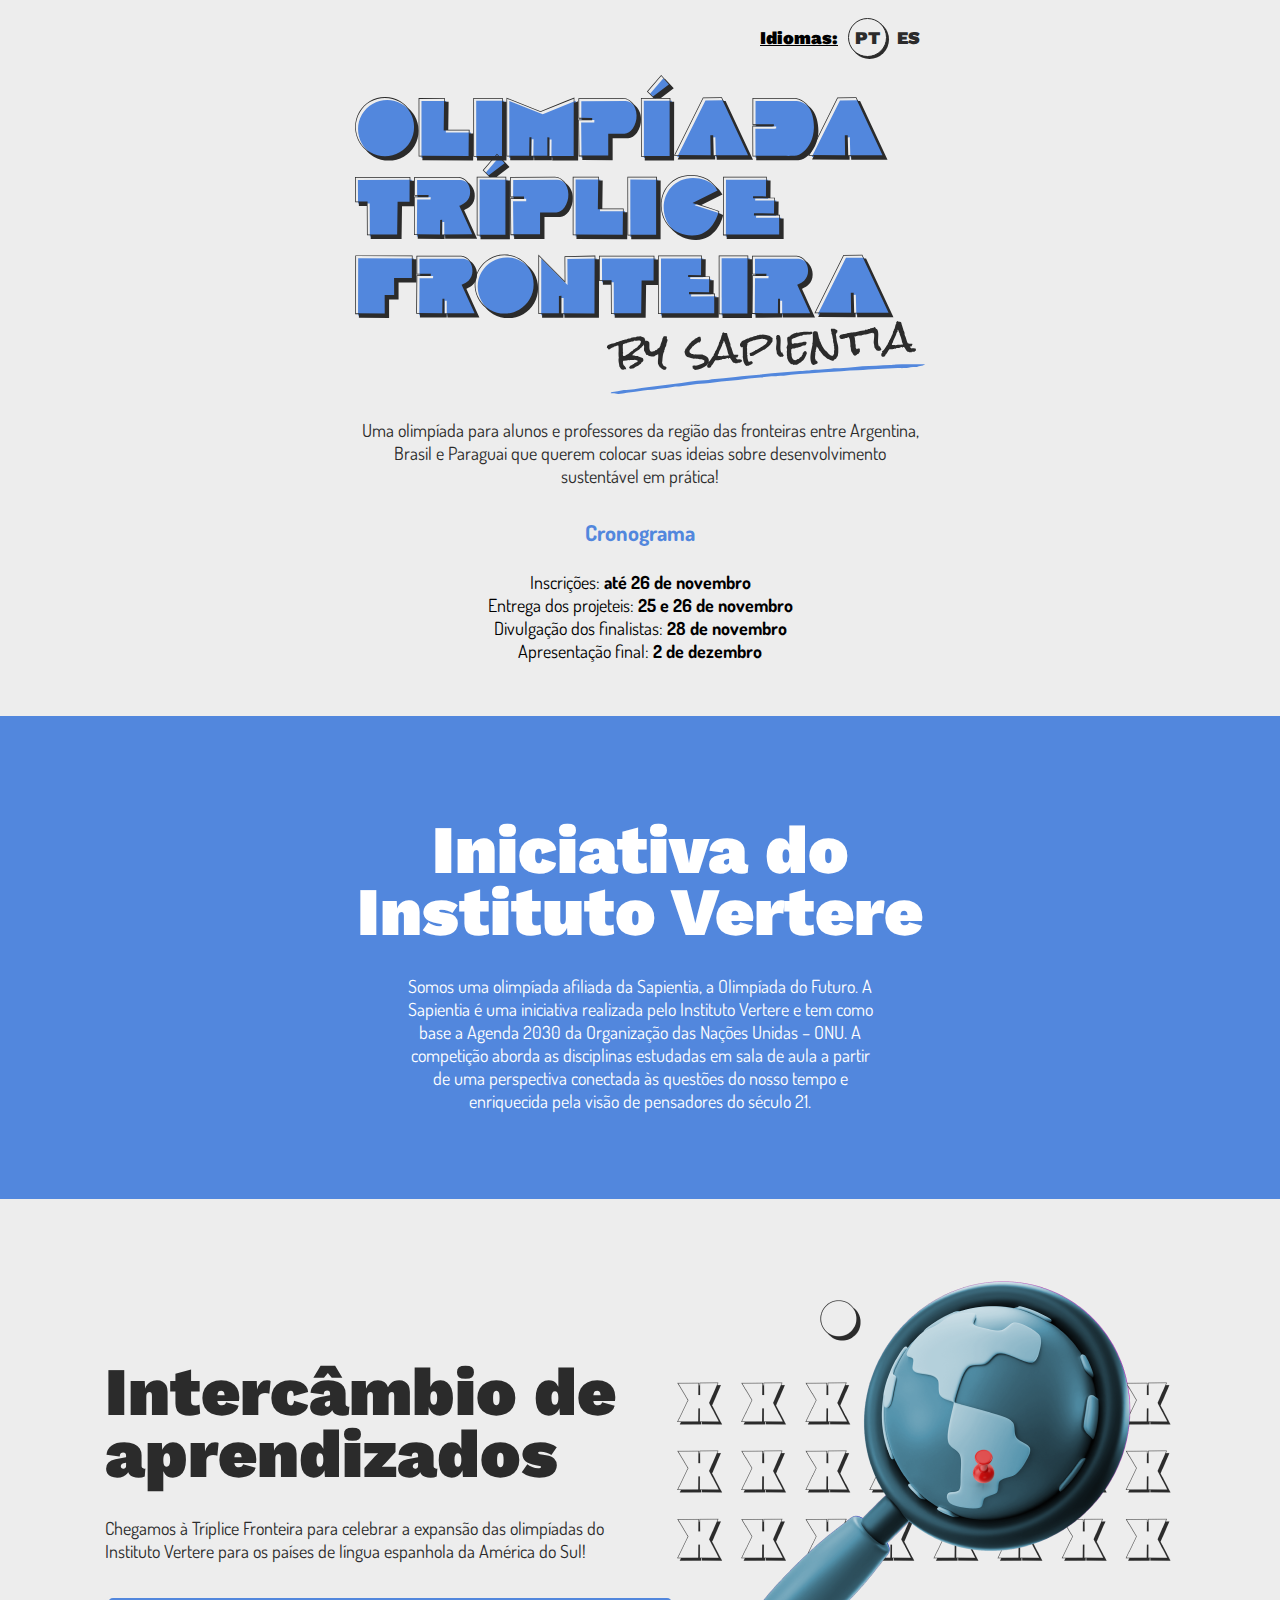
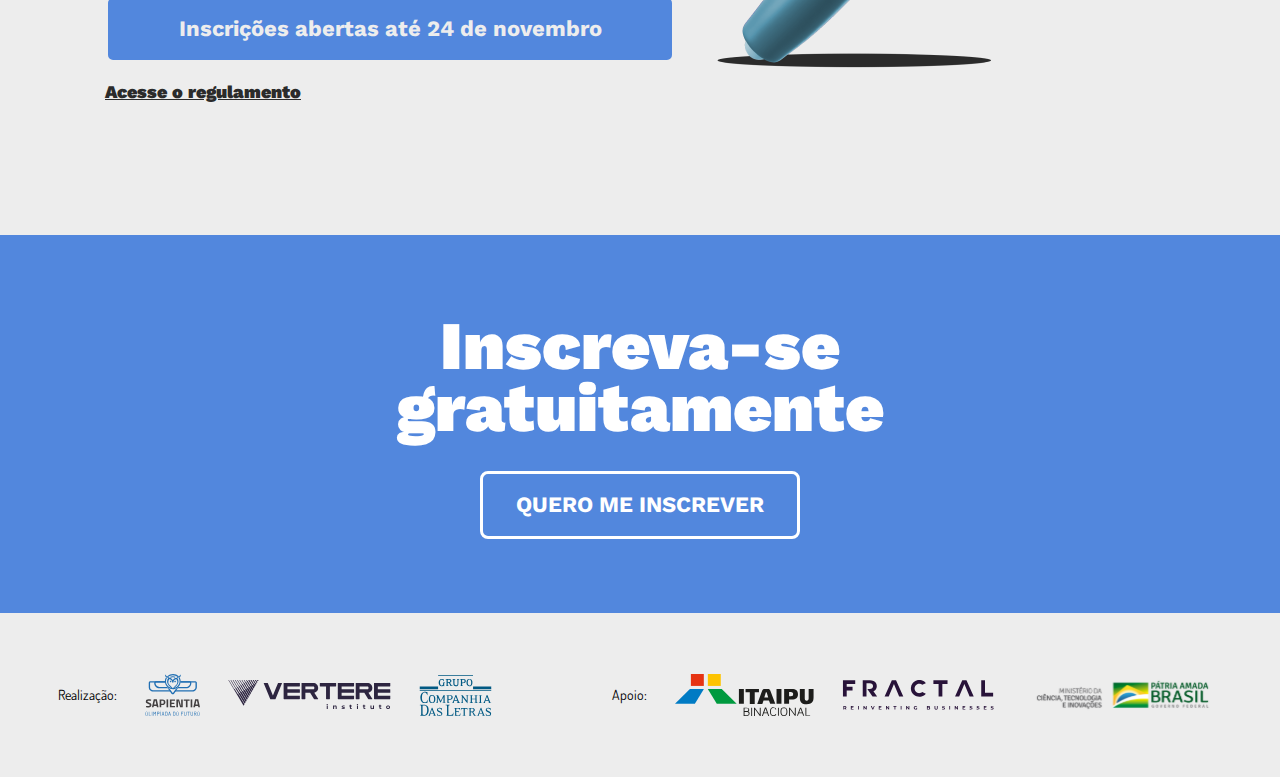
<file: index.html>
<!DOCTYPE html>
<html lang="en">

<head>
  <meta charset="UTF-8">
  <meta http-equiv="X-UA-Compatible" content="IE=edge">
  <meta name="viewport" content="width=device-width, initial-scale=0.698">
  <link rel="shortcut icon" href="img/favcon.svg" type="image/x-icon">
  <link rel="preconnect" href="https://fonts.googleapis.com">
  <link rel="preconnect" href="https://fonts.gstatic.com" crossorigin>
  <link href="https://fonts.googleapis.com/css2?family=Dosis&family=Work+Sans:wght@900&display=swap" rel="stylesheet">
  <link rel="stylesheet" href="../css/reset.css">
  <link rel="stylesheet" href="../css/style.css">
  <title>Olimpíada</title>
</head>

<body>

  <header class="grid1">
    <div class="idioma">
      <h2>Idiomas:</h2>
      <a href="#" language='portugues' class="active"> PT</a>
      <a href="#" language='espanhol'> ES</a>
    </div>
  </header>

  <main class="grid-23">
    <div>
      <section class="grid2">
        <div class="texto-img1">
          <img class="imagem1" src="../img/img1.svg" alt="olimpíada Tríplice Fronteira">
          <img class="imagem1MOBILE" src="img/img1mobile.svg" alt="img1 mobile">
          <img class="imagem2MOBILE" src="../img/img2.png" alt="">
          <div class="imagem2-fixed">
            <img class="imagem2" src="../img/img2.png" alt="cidade svg">
          </div>
          <div>
            <p class="descricao">Uma olimpíada para alunos e professores da região das fronteiras entre Argentina, Brasil e Paraguai que querem colocar suas ideias sobre desenvolvimento sustentável em prática!</p>
          </div>
          <h3 class="titulo">Cronograma
          </h3>
          <ul>
            <div class="lista">
              <li class="li1">Inscrições: <strong mudar="alterarStrong"class="strongintro">até 26 de novembro</strong></li>
              <li class="li2">Entrega dos projeteis: <strong>25 e 26 de novembro</strong></li>
              <li class="li3">Divulgação dos finalistas: <strong>28 de novembro</strong></li>
              <li class="li4">Apresentação final: <strong>2 de dezembro</strong></li>
            </div>
          </ul>
        </div>
      </section>
      <article class="grid3">
        <div class="grid3-iniciativa">
          <h1 class="titulo2">Iniciativa do
            Instituto Vertere</h1>
          <p class="descricao2">Somos uma olimpíada afiliada da Sapientia, a Olimpíada do Futuro. A Sapientia é uma iniciativa realizada pelo Instituto Vertere e tem como base a Agenda 2030 da Organização das Nações Unidas – ONU. A competição aborda as disciplinas estudadas em sala de aula a partir de uma perspectiva conectada às questões do nosso tempo e enriquecida pela visão de pensadores do século 21.</p>
        </div>
      </article>
    </div>
  </main>

  <section class="grid4">
    <div class="flex1">
      <div class="grid4-intercambio">
        <h1 class="titulo3">Intercâmbio de aprendizados</h1>
        <p class="descricao3">Chegamos à Tríplice Fronteira para celebrar a expansão das olimpíadas do Instituto Vertere para os países de língua espanhola da América do Sul!</p>
        <h2 class="botaoInscricao">Inscrições abertas até 24 de novembro</h2>
        <a class="regulamento" href="">Acesse o regulamento</a>
      </div>
    </div>
    <img class="grid4-imagem" src="../img/img3.png" alt="lupa terra svg">
  </section>

  <section class="gridincricao">
    <div class="inscricao">
      <h1 class="titulo4">Inscreva-se gratuitamente</h1>
      <a class="botaoInscricao2" href="">QUERO ME INSCREVER</a>
    </div>
  </section>

  <footer class="footer">
    <div class="footer-lista">
      <div class="realizacao">
        <p class="footerRea">Realização:</p>
        <a href=""><img src="../img/icones/realizacao1.svg" alt=""></a>
        <a href=""><img src="../img/icones/realizacao2.svg" alt=""></a>
        <a href=""><img src="../img/icones/realizacao3.svg" alt=""></a>
      </div>
      <div class="apoio">
        <p class="footerApo">Apoio:</p>
        <a href=""><img class="itaipu" src="../img/icones/apoio1.svg" alt=""></a>
        <a href=""><img src="../img/icones/apoio2.svg" alt=""></a>
        <a href=""><img src="../img/icones/apoio3.svg" alt=""></a>
      </div>
    </div>
  </footer>

  <script src="../js/index.js"></script>
  
</body>
</html>
</file>
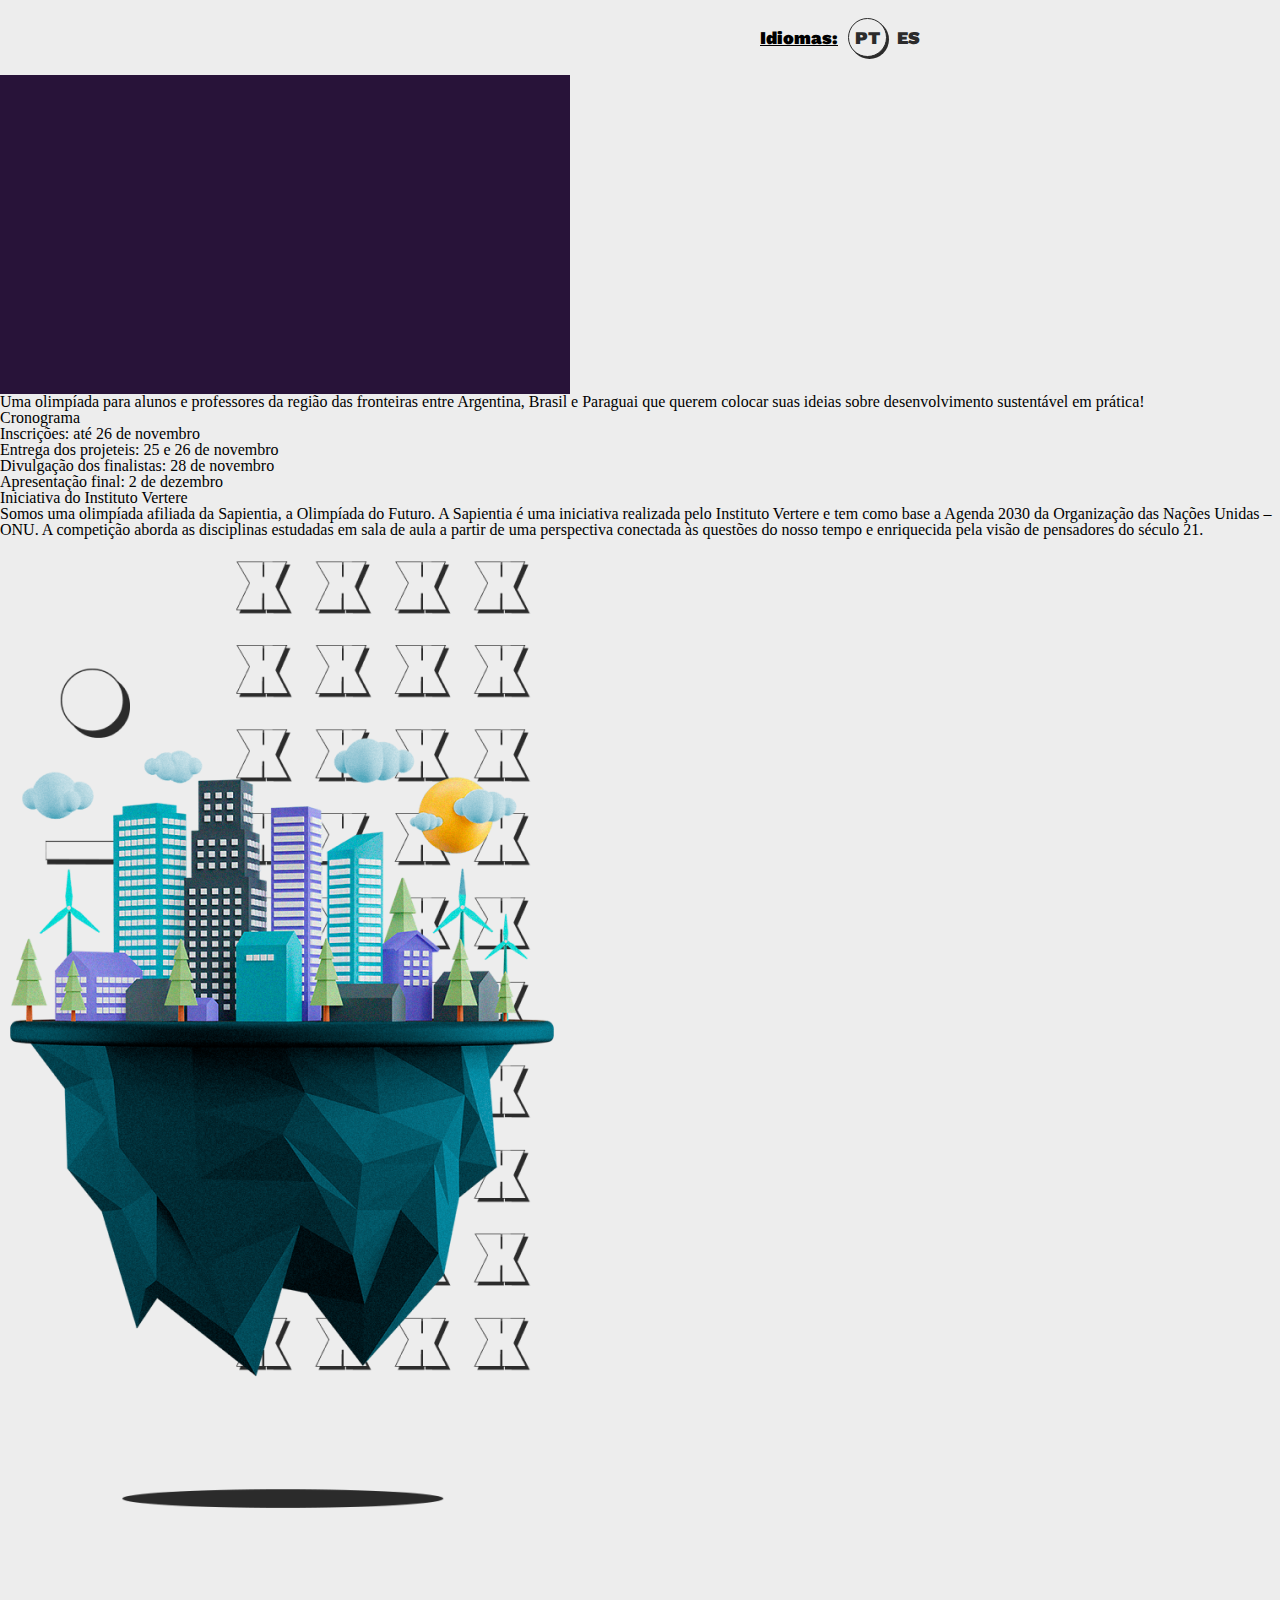
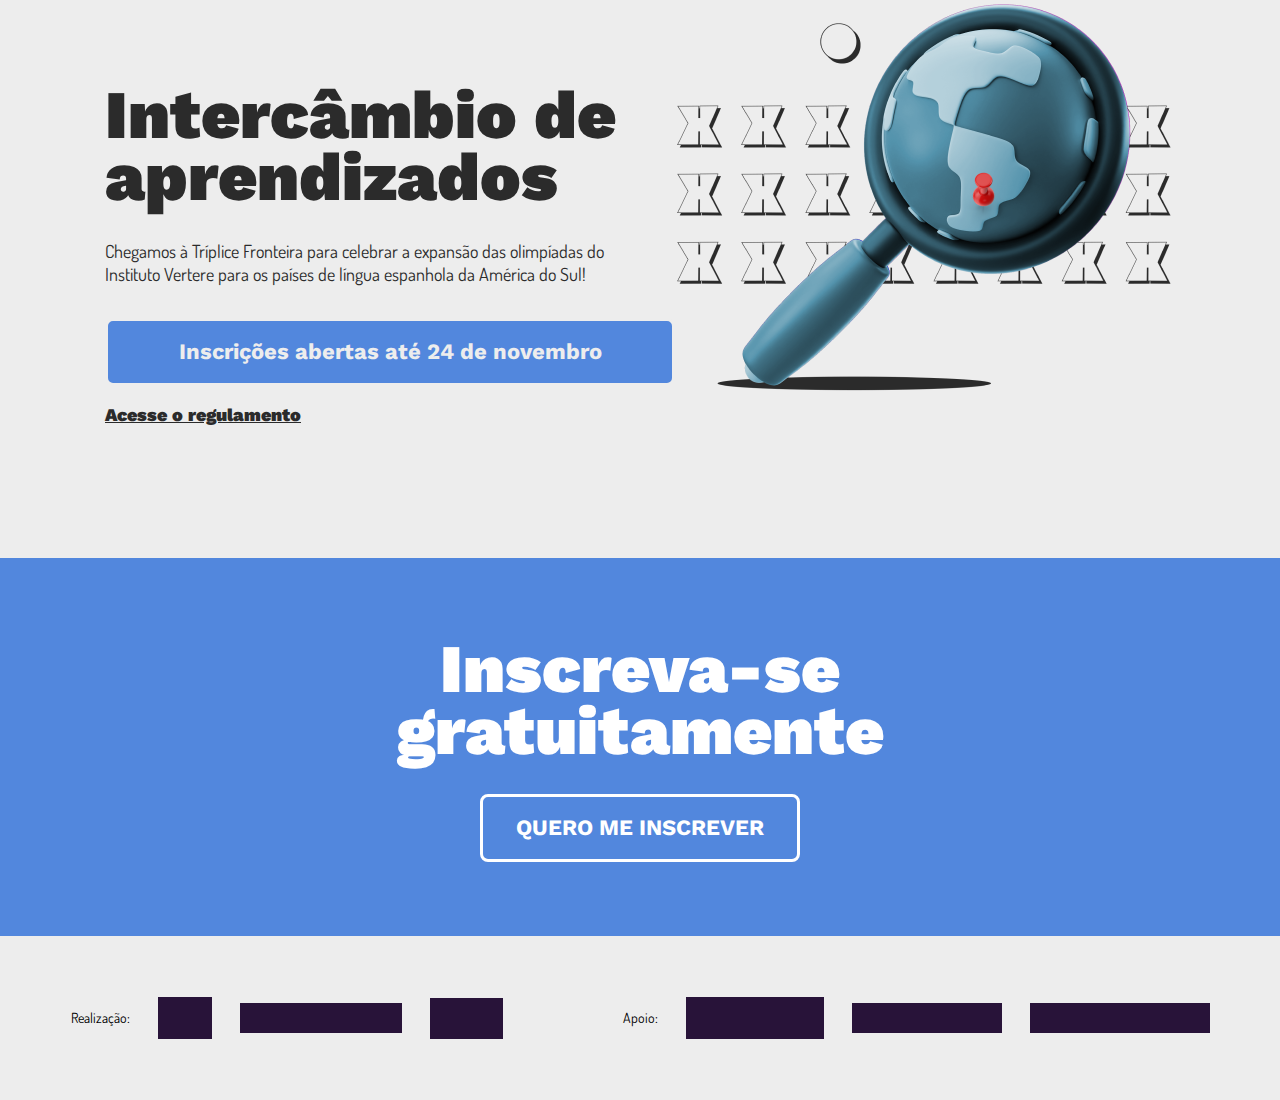
<file: html/index.html>
<!DOCTYPE html>
<html lang="en">

<head>
  <meta charset="UTF-8">
  <meta http-equiv="X-UA-Compatible" content="IE=edge">
  <meta name="viewport" content="width=device-width, initial-scale=1.0">
  <link rel="preconnect" href="https://fonts.googleapis.com">
  <link rel="preconnect" href="https://fonts.gstatic.com" crossorigin>
  <link href="https://fonts.googleapis.com/css2?family=Dosis&family=Work+Sans:wght@900&display=swap" rel="stylesheet">
  <link rel="stylesheet" href="../css/reset.css">
  <link rel="stylesheet" href="../css/style.css">
  <title>Document</title>
</head>

<body>
  <header class="grid1">
    <div class="idioma">
      <h2>Idiomas:</h2>
      <a href="#" language='português' class="active"> PT</a>
      <a href="#" language='espanhol'> ES</a>
    </div>
  </header>

  <div>

    <div class="grid2">
      <div class="grid2-olimpiada">
        <img src="../img/img1.png" alt="">
        <p>Uma olimpíada para alunos e professores da região das fronteiras entre Argentina, Brasil e Paraguai que querem colocar suas ideias sobre desenvolvimento sustentável em prática!</p>
        <h3>Cronograma
        </h3>
        <ul>
          <li>Inscrições: <strong>até 26 de novembro</strong></li>
          <li>Entrega dos projeteis: <strong>25 e 26 de novembro</strong></li>
          <li>Divulgação dos finalistas: <strong>28 de novembro</strong></li>
          <li>Apresentação final: <strong>2 de dezembro</strong></li>
        </ul>
      </div>
    </div>
    <div class="grid3">

      <div class="grid3-vertere">
        <h1>Iniciativa do
          Instituto Vertere</h1>
        <p>Somos uma olimpíada afiliada da Sapientia, a Olimpíada do Futuro. A Sapientia é uma iniciativa realizada pelo Instituto Vertere e tem como base a Agenda 2030 da Organização das Nações Unidas – ONU. A competição aborda as disciplinas estudadas em sala de aula a partir de uma perspectiva conectada às questões do nosso tempo e enriquecida pela visão de pensadores do século 21.</p>
      </div>


    </div>
    <div class="imagem-over">
      <img src="../img/img2.png" alt="">
    </div>

  </div>


  <!-- <section class="grid2">
    <div class="texto-img1">
      <img class="imagem1" src="../img/img1.png" alt="olimpíada Tríplice Fronteira">
      <div>
        <p class="description2">Uma olimpíada para alunos e professores da região das fronteiras entre Argentina, Brasil e Paraguai que querem colocar suas ideias sobre desenvolvimento sustentável em prática!</p>
      </div>
      <h3 class="title2">Cronograma
      </h3>
      <ul>
        <li>Inscrições: <strong>até 26 de novembro</strong></li>
        <li>Entrega dos projeteis: <strong>25 e 26 de novembro</strong></li>
        <li>Divulgação dos finalistas: <strong>28 de novembro</strong></li>
        <li>Apresentação final: <strong>2 de dezembro</strong></li>
      </ul>
    </div>
    <div>
      <img class="imagem2" src="../img/img2.png" alt="cidade svg">
    </div>

  </section>


  <article class="grid3">
    <div class="grid3-iniciativa">
      <h1>Iniciativa do
        Instituto Vertere</h1>
      <p>Somos uma olimpíada afiliada da Sapientia, a Olimpíada do Futuro. A Sapientia é uma iniciativa realizada pelo Instituto Vertere e tem como base a Agenda 2030 da Organização das Nações Unidas – ONU. A competição aborda as disciplinas estudadas em sala de aula a partir de uma perspectiva conectada às questões do nosso tempo e enriquecida pela visão de pensadores do século 21.</p>
    </div>
  </article> -->

  <section class="grid4">


    <div class="grid4-intercambio">
      <h1>Intercâmbio de aprendizados</h1>
      <p>Chegamos à Tríplice Fronteira para celebrar a expansão das olimpíadas do Instituto Vertere para os países de língua espanhola da América do Sul!</p>

      <h2 class="botao-inscricao">Inscrições abertas até 24 de novembro</h2>
      <a href="#">Acesse o regulamento</a>
    </div>

    <img class="grid4-imagem" src="../img/img3.png" alt="lupa terra svg">

  </section>

  <section>
    <div class="inscricao">
      <h1>Inscreva-se gratuitamente</h1>
      <a href="#">QUERO ME INSCREVER</a>
    </div>
  </section>

  <footer class="footer">
    <div class="footer-lista">

      <div class="realizacao">
        <p>Realização:</p>
        <a href="#"><img src="../img/icones/realização 1.png" alt=""></a>
        <a href="#"> <img src="../img/icones/realização 2.png" alt=""></a>
        <a href="#"><img src="../img/icones/realização 3.png" alt=""></a>
      </div>
      <div class="apoio">
        <p>Apoio:</p>
        <a href="#"><img src="../img/icones/apoio 1.png" alt=""></a>
        <a href="#"><img src="../img/icones/apoio 2.png" alt=""></a>
        <a href="#"><img src="../img/icones/apoio 3.png" alt=""></a>
      </div>
    </div>
  </footer>

  <script src="../js/index.js"></script>
</body>

</html>
</file>
<file: css/style.css>
/* ==================================================================================================================== estilos gerais */

body{
  background: #EDEDED;
  overflow-x: hidden;
  display: grid;
  grid-template-columns: auto;
}
h3,ul,p{
  margin: 0px;
}
img{
  max-width: 100%;
  display: block;
}
article{
  background: #5287DD;
}
/* ======================================================================================================================= estilos header */

.grid1{
  display: grid;
  grid-template-columns: auto auto;
  justify-content: center;
}
.idioma{
  grid-column: 2;
  display: flex;
  place-items: center;
  gap: 10px;
  justify-content: center;
  height: 75px;
  align-items: center;
  margin-left: 750px;
}
.idioma h2{
  font-size: 18px;
  line-height: 21px;
  font-family: 'Work Sans', sans-serif;
  font-weight: 900;
  text-decoration: underline;
  margin: 0;
  padding: 0;
}
.idioma a{
  font-size: 18px;
  line-height: 21px;
  font-family: 'Work Sans', sans-serif;
  font-weight: 900;
  text-decoration: none;
  color: #2B2B2B;
  margin: 0;
  padding: 0;
}

/* ========================================================================================================== estilos section ou estilos main */

.grid-23{
  display: grid;
  place-items: center;
  background-image: linear-gradient(to bottom,#ededed 0, #EDEDED 57.0%, #5287DD 55%);
}
.imagem2-fixed{
  position: relative;
  top: -1200px;
}
.grid2{
  display: grid;
  grid-template-columns: 1fr 1fr;
}
.imagem2{
  max-width: 100%;
  position: absolute;
  left: 818px;
  top: 940px;
}
.texto-img1{
  display: grid;
  grid-template-columns: auto;
}
.imagem1MOBILE{
  display: none;
}
.imagem2MOBILE{
  display: none;
}
.imagem1{
  margin-left: 137px;
  max-width: 100%;
}
.texto-img1 p{
  max-width: 570px;
  font-family: 'Dosis',sans-serif;
  font-weight: 400;
  font-size: 18px;
  line-height: 23px;
  margin-left: 137px;
  color:  #2B2B2B;
  margin-top: 25px;
  margin-right: 55px;
  height: 74px;
}
.texto-img1 h3{
  font-family: 'Dosis',sans-serif;
  font-weight: 700;
  font-size: 22px;
  line-height: 28px;
  color: #5287DD;
  margin-left: 137px;
  margin-top: 25px;
}
.texto-img1 ul {
  font-family: 'Dosis',sans-serif;
  font-weight: 400;
  font-size: 18px;
  line-height: 23px;
  margin-left: 137px;
  margin-top: 8px;
  margin-bottom: 61px;
}
.texto-img1 strong{
  font-weight: 700;
} 

/* ======================================================================================================================= estilos article */

 .grid3{
 display: grid;
 grid-template-columns: 1fr 1fr;
}
.grid3-iniciativa{
  width: max-content;
  grid-column: 1;
  margin-left: 137px;
  height: 475px;
}
.grid3-iniciativa h1{
  max-width: 570px;
  font-family: 'Work Sans', sans-serif;
  font-weight: 900;
  font-size: 68px;
  line-height: 62px;
  color: #FFFFFF;
  margin-bottom: 32px;
  margin-right: 30px;
  padding-top: 95px;
  word-wrap: break-word;
}
.grid3-iniciativa p{
  max-width: 470px ;
  font-family: 'Dosis',sans-serif;
  font-weight: 400px;
  font-size: 18px;
  line-height: 23px;
  color: #FFFFFF;
  word-wrap: break-word;
  margin-right: 100px; 
} 

/* ========================================================================================================================= section 2 */

.grid4{
  display: grid;
  grid-template-columns: 1fr 1fr;

}
.flex1{
  display: flex;
 margin: 0px;
 justify-content: end;
 margin-right: 60px;
}
.grid4-intercambio{
  width: max-content;
  justify-content: center;
}
.grid4-intercambio h1{
  max-width: 570px;
  font-family: 'Work Sans', sans-serif;
  font-weight: 900;
  font-size: 68px;
  line-height: 62px;
  color: #2B2B2B;
  padding-bottom: 32px;
  padding-top: 81px;
}
.grid4-intercambio p{
  max-width: 528px;
  font-family: 'Dosis',sans-serif;
  font-weight: 400;
  font-size: 18px;
  line-height: 23px;
  color: #2B2B2B;
  padding-bottom: 32px;
}
.grid4-intercambio h2{
  max-width: 599px;
  font-family: 'Work Sans', sans-serif;
  font-size: 22px;
  font-weight: 700;
  line-height: 62px;
  background-color: #5287DD;
  color: #EDEDED;
  border: 3px solid;
  margin: 0 0 18px 0;
  text-align: center;
  border-radius: 8px;
}
.grid4-intercambio a {
  max-width: 197px;
  font-family: 'Work Sans', sans-serif;
  font-weight: 900;
  font-size: 18px;
  line-height: 22px;
  color: #2B2B2B;
  margin: 0 0 132px 0;
}
.grid4-imagem {
  max-width: 500px;
  padding: 61px 206px 97px 50px;
}

/* ===================================================================================================================== section final */

.inscricao{
  background-color: #5287DD;
  height: 378px;
  display: grid;
  place-items: center;
  text-align: center;
  justify-content: center;
}
.inscricao h1{
  font-style: normal;
  font-family: 'Work Sans', sans-serif;
  font-weight: 900;
  font-size: 68px;
  line-height: 62px;
  margin-top: 80px;
  margin-bottom: 32px;
  color: #FFFFFF;
  width: 500px;
  height: 124px;
  word-wrap: break-word;
}
.inscricao a{
  font-family: 'Work Sans', sans-serif;
  font-size: 22px;
  font-weight: 700;
  line-height: 62px;
  text-decoration: none;
  width: 314px;
  height: 62px;
  border-radius: 8px;
  background-color: #5287DD;
  color: #FFFFFF;
  border: 3px solid #FFFFFF;
  text-align: center;
  justify-items: center;
  margin-bottom: 80px;
}

/* ========================================================================================================================== footer */

footer{
  height: 164px;
}
.footer-lista{
  display: flex;
  justify-content: center;
}
.footer{
  display: grid;
  place-items: center;
}
.apoio{
  display: flex;
  gap: 28px;
  align-items: center;
}
.apoio p{
  font-family: 'Dosis',sans-serif;
  font-weight: 400;
  font-size: 14px;
  line-height: 18px;
}
.realizacao{
  display: flex;
  gap: 28px;
  padding-right: 120px;
  align-items: center;
}
.realizacao p{
  font-family: 'Dosis',sans-serif;
  font-weight: 400;
  font-size: 14px;
  line-height: 18px;
}

/*=============================================================================================================== botão do idioma*/

a.active{
  background: #EDEDED;
  width: 37px;
  height: 37px;
  border: 1px solid #2B2B2B;
  border-radius: 50%;
  box-shadow: 2px 2px;
  text-align: center;
  display: flex;
  place-items: center;
  justify-content: center;
  margin: 0;
  padding: 0;
}


/*@@@@@@@@@@@@@@@@@@@@@@@@@@@@@@@@@@@@@@@@@@@@@@@@@@@@@@@@@@@@@@@@@@@@@@@@@@@@@@@@@@@@@@@@@@@@@@@@@@@@@@@@@@@@@*/

@media(max-width: 1340px) {
  .idioma{
    margin-left: 400px;
  }
  .grid-23{
    display: grid;
    grid-template-columns: auto auto;
    margin: 0;
    text-align: center;
    justify-content: center;
  }
  .texto-img1{
    display: grid;
    grid-template-columns:  auto;
    align-items: center;
  }
  .texto-img1 p{
    margin: 0 0 25px 0;
    place-items: center;
    max-width: 570px;
  }
  .texto-img1 h3{
    margin: 0 0 25px 0;
  }
  .texto-img1 ul{
    margin: 0 0 61px 0;
  }
  .imagem1{
    margin: 0 0 25px 0;
  }
  .imagem2{
    display: none;
  }
  .grid2{
    display: grid;
    grid-template-columns: auto;
  }
  .grid4-imagem{
    grid-column: 2;
    margin: 0;
    padding: 0px;
  }
  .grid4{
    display: grid;
    grid-template-columns: auto;
    justify-content: center;
    margin: 81px 0 132px 0;
  }
  .flex1{
    display: grid;
    grid-template-columns: auto auto;
    justify-content: center;
    margin: 0;
  }
  .grid3{
    display: grid;
    grid-template-columns: auto;
    justify-content: center;
    margin: 0;  
  }
  .grid3-iniciativa{
    margin: 0;
  }
  .grid3-iniciativa h1{
    margin-right: 0px;
  }
  .grid3-iniciativa p{
    margin: 0 50px 0 50px;
  }
}

/*@@@@@@@@@@@@@@@@@@@@@@@@@@@@@@@@@@@@@@@@@@@@@@@@@@@@@@@@@@@@@@@@@@@@@@@@@@@@@@@@@@@@@@@@@@@@@@@@@@@@@@@@@@@@@@@@@ */
/*@@@@@@@@@@@@@@@@@@@@@@@@@@@@@@@@@@@@@@@@@@@@@@@@@@@@@@@@@@@@@@@@@@@@@@@@@@@@@@@@@@@@@@@@@@@@@@@@@@@@@@@@@@@@@@@@@ */

@media(max-width: 1140px) {
  .idioma{
    margin-left: 400px;
  }
  .grid-23{
    display: grid;
    grid-template-columns: auto;
    justify-content: center;
    margin: 0;
  }
  .texto-img1{
    display: grid;
    grid-template-columns: auto;
    align-items: center;
  }
  .texto-img1 p{
    margin: 0 0 25px 0;
    text-align: center;
  }
  .texto-img1 h3{
    text-align: center;
    margin: 0 0 25px 0;
  }
  .texto-img1 ul{
    text-align: center;
    margin: 0 0 61px 0;
  }
  .imagem1{
    margin: 0 0 25px 0;
  }
  .imagem2{
    display: none;
  }
  .grid2{
    display: grid;
    grid-template-columns: auto;
  }
  .grid4-imagem{
   grid-column: 1;
   grid-row: 1;
  }
  .grid4{
    display: grid;
    grid-template-columns: 1fr;
    justify-content: center;
    justify-items: center;
    margin: 81px 0 132px 0;
  }
  .flex1{
    display: grid;
    grid-template-columns: auto auto;
    justify-content: center;
    justify-items: center;
    margin: 0;
    text-align: center;
  }
  .grid4-intercambio h2{
    margin: 0;
    align-content: center;
  }
  .grid4-intercambio p{
    max-width: 570px;
    margin: 0px;
  }
  .grid4-intercambio h2{
    max-width: 570px;
  }
  .grid3{
    display: grid;
    grid-template-columns: auto;
    justify-content: center;
    margin: 0;  
  }
  .grid3-iniciativa{
    text-align: center;
    align-items: center;
    margin: 0;
  }
  .grid3-iniciativa h1{
    margin-right: 0px;
  }
  .grid3-iniciativa p{
    max-width: 570px;
    margin: 0px;
  }
  .realizacao{
    padding: 0px 20px 0 0;
  }
}

/* @@@@@@@@@@@@@@@@@@@@@@@@@@@@@@@@@@@@@@@@@@@@@@@@@@@@@@@@@@@@@@@@@@@@@@@@@@@@@@@@@@@@@@@@@@@@@@@@@@@@@@@@@@@@@@@@ */
/* @@@@@@@@@@@@@@@@@@@@@@@@@@@@@@@@@@@@@@@@@@@@@@@@@@@@@@@@@@@@@@@@@@@@@@@@@@@@@@@@@@@@@@@@@@@@@@@@@@@@@@@@@@@@@@@@ */
/* @@@@@@@@@@@@@@@@@@@@@@@@@@@@@@@@@@@@@@@@@@@@@@@@@@@@@@@@@@@@@@@@@@@@@@@@@@@@@@@@@@@@@@@@@@@@@@@@@@@@@@@@@@@@@@@@ */

@media(max-width: 600px) {
   
 body{
  max-width: 600px;
  display: grid;
  place-items: center;
  margin: 0;
 }
.grid1{
  max-width: 600px;
  margin: 0px;
}
header{
  max-width: 600px;
  margin: 0px;
}
  .idioma{
    height: 120px;
    gap: 15px;
    grid-template-columns: auto auto auto;
    max-width: 600px;
    margin: 0px 0px 0px 200px;
  }
  .idioma h2{
    font-size: 24px;
    line-height: 27px;
  }
  .idioma a {
    font-size: 24px;
    line-height: 27px;
    padding: 10px;
  }
  .grid-23{
    display: grid;
    grid-template-columns: auto;
    justify-content: center;
    margin: 0;
    max-width: 600px;
    background-image: linear-gradient(to bottom,#ededed 0, #EDEDED 73.2%, #5287DD 55%);
    height: auto;
  }
  .texto-img1{
    display: grid;
    grid-template-columns: auto;
    align-items: center;
    max-width: 600px;
    margin: 0px;
  }

  .texto-img1 p{
    font-size: 30px;
    line-height: 33px;
    text-align: center;
    margin: 0px 15px 90px 15px;
    max-width: 600px;
  }
  .texto-img1 h3{
    font-size: 50px;
    line-height: 60px;
    text-align: center;
    font-weight: 900;
    max-width: 600px;
    margin: 0px 15px 15px 15px;
  }
  .texto-img1 ul{
    font-size: 30px;
    line-height: 44px;
    text-align: center;
    max-width: 600px;
    margin: 0px 15px 30px 15px;
  }
  .texto-img1 strong{
    font-weight: 900;
  } 
  .texto-img1 li{
    max-width: 600px;
  }
   .imagem1{
    display: none;
   }
  .imagem2{
    display: none;
  }
  .imagem2MOBILE{
    display: inline;
    max-width: 600px;
    margin: 0px 21px 30px 15px;
   }
   .imagem1MOBILE{
     display: inline;
    max-width: 600px;
    margin: 0px 0px 30px 30px;
   }
 
  .grid2{
    display: grid;
    grid-template-columns: 1fr;
    max-width: 600px;
    margin: 0px;
  }
  .grid4-imagem{
   grid-column: 1;
   margin: 0px;
   max-width: 600px;
  }
  .grid4{
    max-width: 600px;
    display: grid;
    grid-template-columns: 1fr;
    justify-content: center;
    justify-items: center;
    margin: 0px;
  }
  .flex1{
    max-width: 600px;
    display: grid;
    grid-template-columns: auto auto;
    justify-content: center;
    justify-items: center;
    margin: 0;
    text-align: center;
  }
  .grid4-intercambio{
    max-width: 600px;
    margin: 0px;
    justify-content: center;
    height: 580px;
  }
  .grid4-intercambio h1{
    max-width: 600px;
    font-size: 65px;
    line-height: 60px;
    margin:  0 0 35px 0;
    padding: 0px;
  }
  .grid4-intercambio h2{
    max-width: 480px;
    font-size: 35px;
    line-height: 38px;
    align-content: center;
    margin: 0px 80px 18px;
    padding: 10px 45px;
    border-radius: 15px;
  }
  .grid4-intercambio p{
    font-weight: 400;
    font-size: 30px;
    line-height: 33px;
    max-width: 600px;
    margin: 0px 15px 32px 15px ;
    padding: 0px;
    }
  .grid4-intercambio a{
    margin: 60px;
    font-size: 27px;
    line-height: 33px;
  }
  .grid4-imagem{
    margin: 65px 0px 56px 0px;
    max-width: 600px;
  }
  .inscricao{
    height: 650px;
    display: grid;
    grid-template-columns: 1fr;
    max-width: 600px;
    font-size: 30px;
    margin: 0px;
    place-content: center;
  }
  .inscricao h1{
    font-size: 69px;
    line-height: 70px;
    max-width: 600px;
    margin: 0px 0px 140px 0px;
    height: 50px;
  }
  .inscricao a{
    max-width: 600px;
    font-size: 27px;
    margin: 0px;
    margin: 0px 80px 18px;
    padding: 18px 70px;
    border: 4px solid #FFFFFF;
    
  }
  .grid3{
    max-width: 600px;
    display: grid;
    height: 870px;
    grid-template-columns: auto;
    justify-content: center;
    margin: 0px;  
  }
  .grid3-iniciativa{
    text-align: center;
    align-items: center;
    margin: 0px;
    max-width: 600px;
    height: 0px;
  }
  .grid3-iniciativa h1{
    text-align: center;
    max-width: 600px;
    font-size: 80px;
    line-height: 70px;
    margin: 0px 15px 30px 15px;
    padding-top: 130px;
  }
  .grid3-iniciativa p{
    text-align: center;
    font-size: 32px;
    line-height: 39px;
    max-width: 600px;
    margin: 0px 16px 120px 16px;
  }
  .footer {
    height: 350px;
    max-width: 600px;
    gap: 0px;
  }
  .realizacao{
    display: grid;
    grid-template-columns:auto auto auto;
    place-content: center;
    column-gap: 50px;
    row-gap: 15px;
    max-width: 600px;
  }
  .realizacao p {
    font-size: 20px;
    line-height: 40px;
    font-weight: 700;
    text-align: center;
    grid-column: 1/-1;
    max-width: 600px;
    margin: 0px;
  }
  .apoio{
    display: grid;
    grid-template-columns: auto auto auto;
    gap: 12px;
    justify-content: center;
    margin: 30px 0 30px 0;
    max-width: 600px;
    margin: 0px;
  }
  .apoio p {
    font-size: 20px;
    line-height: 40px;
    font-weight: 700;
    text-align: center;
    grid-column: 1/-1;
    margin: 0px;
    max-width: 600px;
  }
.itaipu{
  margin-right: 30px;
}
  .footer-lista{
    max-width: 600px;
    display: grid;
    margin: 0px;
    gap: 40px;
  }
}
</file>
